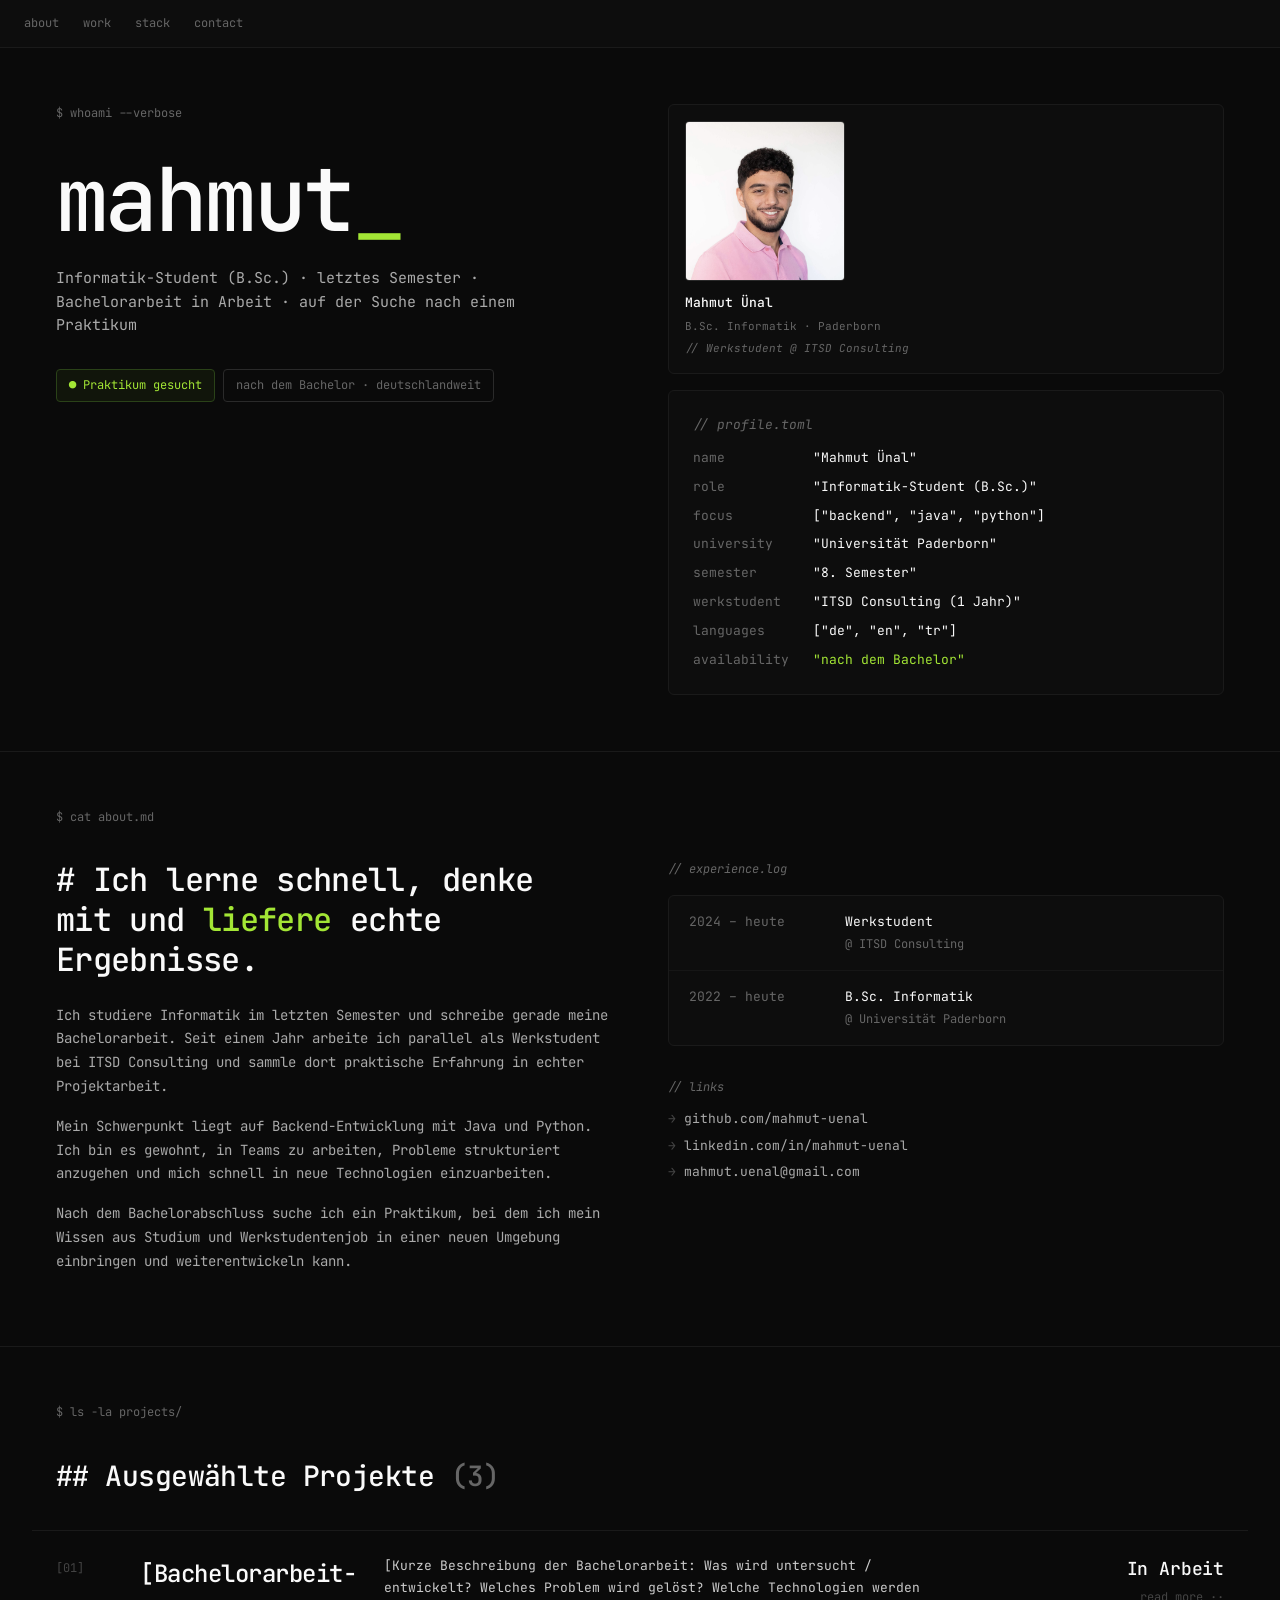
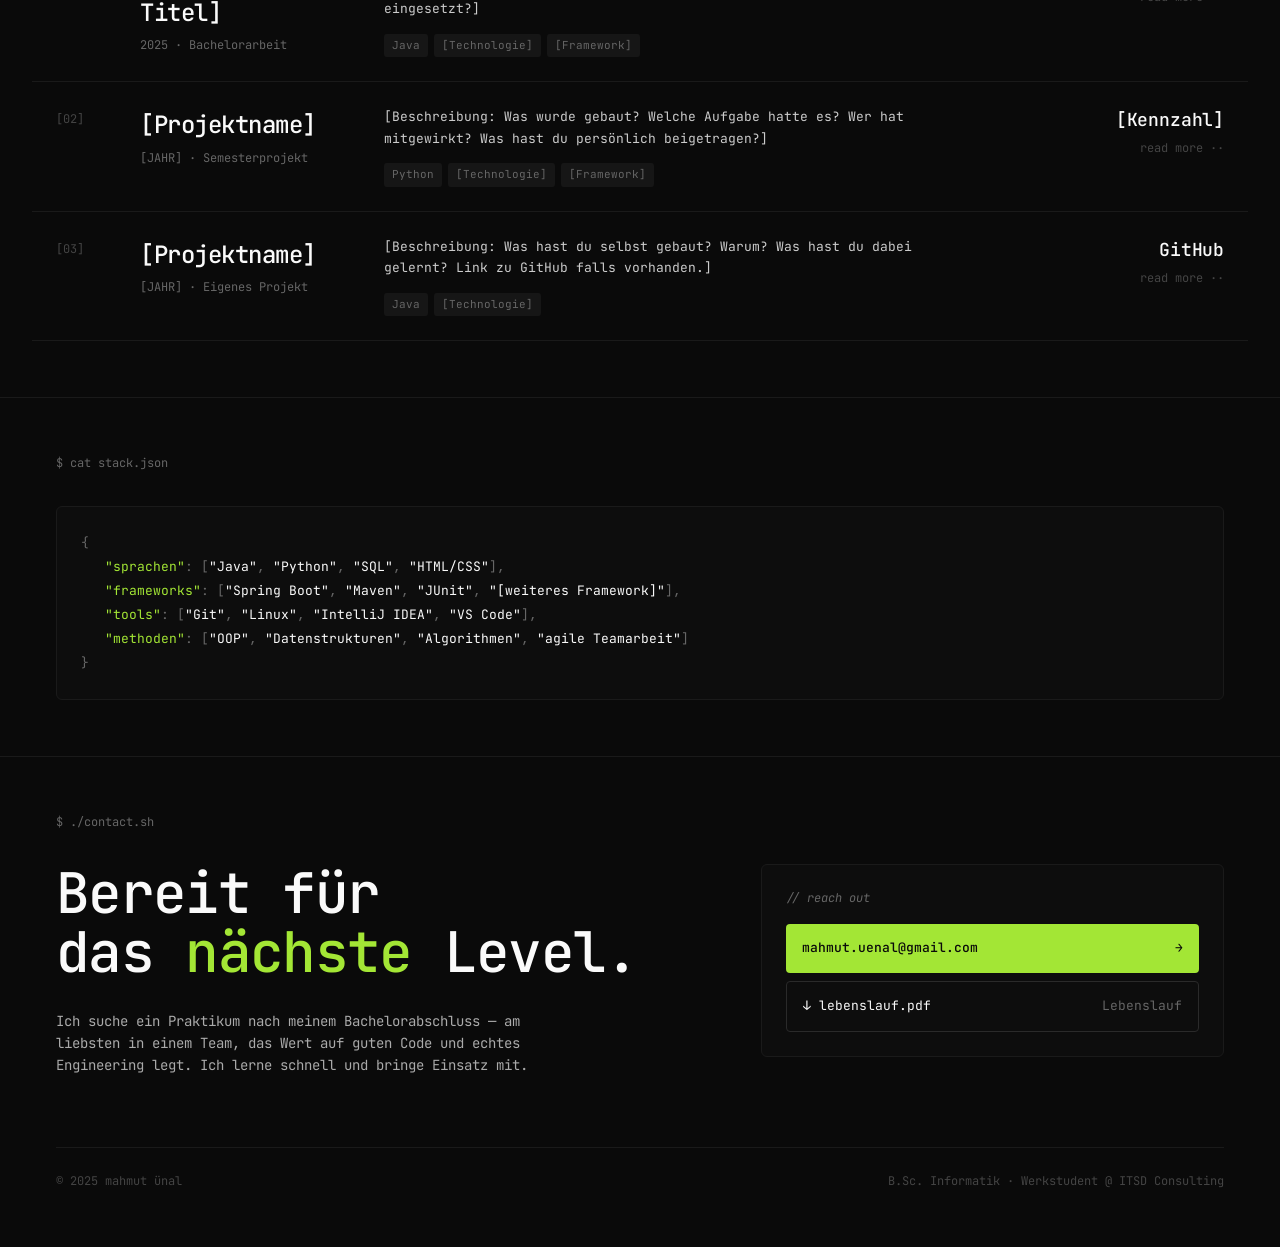
<file: index.html>
<!doda ctype html>
<html lang="de">
<head>
  <meta charset="UTF-8" />
  <meta name="viewport" content="width=device-width, initial-scale=1.0" />
  <meta name="description" content="Mahmut Ünal — Informatik-Student &amp; Werkstudent bei ITSD Consulting. Auf der Suche nach einem Praktikum." />
  <title>Mahmut Ünal — Portfolio</title>
  <link rel="preconnect" href="https://fonts.googleapis.com">
  <link rel="preconnect" href="https://fonts.gstatic.com" crossorigin>
  <link href="https://fonts.googleapis.com/css2?family=JetBrains+Mono:wght@300;400;500;600&display=swap" rel="stylesheet">
  <link rel="stylesheet" href="style.css">
</head>
<body>

  <!-- ── Terminal Chrome ────────────────────────────── -->
  <nav>
    <div class="nav-links">
      <a href="#about">about</a>
      <a href="#work">work</a>
      <a href="#stack">stack</a>
      <a href="#contact">contact</a>
    </div>
  </nav>

  <!-- ── Hero ───────────────────────────────────────── -->
  <section id="hero">
    <div class="hero-left">
      <div class="cmd">$ whoami --verbose</div>
      <h1 class="hero-name">mahmut<span class="hero-cursor">_</span></h1>
      <p class="hero-tagline">Informatik-Student (B.Sc.) · letztes Semester · Bachelorarbeit in Arbeit · auf der Suche nach einem Praktikum</p>
      <div class="hero-badges">
        <span class="badge-green">● Praktikum gesucht</span>
        <span class="badge-neutral">nach dem Bachelor · deutschlandweit</span>
      </div>
    </div>
    <div class="hero-right">
      <div class="photo-block">
        <img src="img.png" alt="Mahmut Ünal" class="profile-photo" />
        <div class="photo-info">
          <span class="photo-name">Mahmut Ünal</span>
          <span class="photo-sub">B.Sc. Informatik · Paderborn</span>
          <span class="photo-sub comment">// Werkstudent @ ITSD Consulting</span>
        </div>
      </div>
      <div class="toml-block">
      <div class="comment">// profile.toml</div>
      <div class="toml-grid">
        <span class="dim">name</span>          <span class="bright">"Mahmut Ünal"</span>
        <span class="dim">role</span>          <span class="bright">"Informatik-Student (B.Sc.)"</span>
        <span class="dim">focus</span>         <span class="bright">["backend", "java", "python"]</span>
        <span class="dim">university</span>    <span class="bright">"Universität Paderborn"</span>
        <span class="dim">semester</span>      <span class="bright">"8. Semester"</span>
        <span class="dim">werkstudent</span>   <span class="bright">"ITSD Consulting (1 Jahr)"</span>
        <span class="dim">languages</span>     <span class="bright">["de", "en", "tr"]</span>
        <span class="dim">availability</span>  <span class="green">"nach dem Bachelor"</span>
      </div>
    </div>
    </div>
  </section>

  <!-- ── About ─────────────────────────────────────── -->
  <section id="about">
    <div class="cmd">$ cat about.md</div>
    <div class="about-grid">
      <div>
        <h2 class="about-heading">
          # Ich lerne schnell, denke<br>
          mit und <span class="green">liefere</span> echte Ergebnisse.
        </h2>
        <div class="about-bio">
          <p>Ich studiere Informatik im letzten Semester und schreibe gerade meine Bachelorarbeit. Seit einem Jahr arbeite ich parallel als Werkstudent bei ITSD Consulting und sammle dort praktische Erfahrung in echter Projektarbeit.</p>
          <p>Mein Schwerpunkt liegt auf Backend-Entwicklung mit Java und Python. Ich bin es gewohnt, in Teams zu arbeiten, Probleme strukturiert anzugehen und mich schnell in neue Technologien einzuarbeiten.</p>
          <p>Nach dem Bachelorabschluss suche ich ein Praktikum, bei dem ich mein Wissen aus Studium und Werkstudentenjob in einer neuen Umgebung einbringen und weiterentwickeln kann.</p>
        </div>
      </div>
      <div>
        <div class="comment log-comment">// experience.log</div>
        <div class="log-block">
          <div class="log-row">
            <span class="log-year">2024 – heute</span>
            <div>
              <div class="log-role">Werkstudent</div>
              <div class="log-company">@ ITSD Consulting</div>
            </div>
          </div>
          <div class="log-row">
            <span class="log-year">2022 – heute</span>
            <div>
              <div class="log-role">B.Sc. Informatik</div>
              <div class="log-company">@ Universität Paderborn</div>
            </div>
          </div>
        </div>
        <div class="comment links-comment">// links</div>
        <div class="about-links">
          <a href="https://github.com/mahmut-uenal" target="_blank" rel="noopener">
            <span class="arrow">→</span> github.com/mahmut-uenal
          </a>
          <a href="https://linkedin.com/in/mahmut-uenal" target="_blank" rel="noopener">
            <span class="arrow">→</span> linkedin.com/in/mahmut-uenal
          </a>
          <a href="mailto:mahmut.uenal@gmail.com">
            <span class="arrow">→</span> mahmut.uenal@gmail.com
          </a>
        </div>
      </div>
    </div>
  </section>

  <!-- ── Work ───────────────────────────────────────── -->
  <section id="work">
    <div class="work-header">
      <div class="cmd">$ ls -la projects/</div>
      <h2 class="work-title">## Ausgewählte Projekte <span class="dim">(3)</span></h2>
    </div>
    <div class="projects-list">

      <a class="project-row" href="#">
        <div class="project-index">[01]</div>
        <div class="project-head">
          <div class="project-name">[Bachelorarbeit-Titel]</div>
          <div class="project-year-role">2025 · Bachelorarbeit</div>
        </div>
        <div class="project-body">
          <p class="project-desc">[Kurze Beschreibung der Bachelorarbeit: Was wird untersucht / entwickelt? Welches Problem wird gelöst? Welche Technologien werden eingesetzt?]</p>
          <div class="project-tags">
            <span class="tag">Java</span>
            <span class="tag">[Technologie]</span>
            <span class="tag">[Framework]</span>
          </div>
        </div>
        <div class="project-meta">
          <div class="project-metric">In Arbeit</div>
          <div class="project-read">read more <span class="read-indicator">·</span></div>
        </div>
      </a>

      <a class="project-row" href="#">
        <div class="project-index">[02]</div>
        <div class="project-head">
          <div class="project-name">[Projektname]</div>
          <div class="project-year-role">[JAHR] · Semesterprojekt</div>
        </div>
        <div class="project-body">
          <p class="project-desc">[Beschreibung: Was wurde gebaut? Welche Aufgabe hatte es? Wer hat mitgewirkt? Was hast du persönlich beigetragen?]</p>
          <div class="project-tags">
            <span class="tag">Python</span>
            <span class="tag">[Technologie]</span>
            <span class="tag">[Framework]</span>
          </div>
        </div>
        <div class="project-meta">
          <div class="project-metric">[Kennzahl]</div>
          <div class="project-read">read more <span class="read-indicator">·</span></div>
        </div>
      </a>

      <a class="project-row" href="#">
        <div class="project-index">[03]</div>
        <div class="project-head">
          <div class="project-name">[Projektname]</div>
          <div class="project-year-role">[JAHR] · Eigenes Projekt</div>
        </div>
        <div class="project-body">
          <p class="project-desc">[Beschreibung: Was hast du selbst gebaut? Warum? Was hast du dabei gelernt? Link zu GitHub falls vorhanden.]</p>
          <div class="project-tags">
            <span class="tag">Java</span>
            <span class="tag">[Technologie]</span>
          </div>
        </div>
        <div class="project-meta">
          <div class="project-metric">GitHub</div>
          <div class="project-read">read more <span class="read-indicator">·</span></div>
        </div>
      </a>

      <div class="projects-end"></div>
    </div>
  </section>

  <!-- ── Stack ──────────────────────────────────────── -->
  <section id="stack">
    <div class="cmd">$ cat stack.json</div>
    <div class="json-block">
      <div class="json-punct">{</div>
      <div class="json-line">
        <span class="json-key">"sprachen"</span><span class="json-punct">: [</span><span class="json-val">"Java"</span><span class="json-punct">, </span><span class="json-val">"Python"</span><span class="json-punct">, </span><span class="json-val">"SQL"</span><span class="json-punct">, </span><span class="json-val">"HTML/CSS"</span><span class="json-punct">],</span>
      </div>
      <div class="json-line">
        <span class="json-key">"frameworks"</span><span class="json-punct">: [</span><span class="json-val">"Spring Boot"</span><span class="json-punct">, </span><span class="json-val">"Maven"</span><span class="json-punct">, </span><span class="json-val">"JUnit"</span><span class="json-punct">, </span><span class="json-val">"[weiteres Framework]"</span><span class="json-punct">],</span>
      </div>
      <div class="json-line">
        <span class="json-key">"tools"</span><span class="json-punct">: [</span><span class="json-val">"Git"</span><span class="json-punct">, </span><span class="json-val">"Linux"</span><span class="json-punct">, </span><span class="json-val">"IntelliJ IDEA"</span><span class="json-punct">, </span><span class="json-val">"VS Code"</span><span class="json-punct">],</span>
      </div>
      <div class="json-line">
        <span class="json-key">"methoden"</span><span class="json-punct">: [</span><span class="json-val">"OOP"</span><span class="json-punct">, </span><span class="json-val">"Datenstrukturen"</span><span class="json-punct">, </span><span class="json-val">"Algorithmen"</span><span class="json-punct">, </span><span class="json-val">"agile Teamarbeit"</span><span class="json-punct">]</span>
      </div>
      <div class="json-punct">}</div>
    </div>
  </section>

  <!-- ── Contact ────────────────────────────────────── -->
  <section id="contact">
    <div class="cmd">$ ./contact.sh</div>
    <div class="contact-grid">
      <div>
        <h2 class="contact-heading">
          Bereit für<br>
          das <span class="green">nächste</span> Level.
        </h2>
        <p class="contact-sub">
          Ich suche ein Praktikum nach meinem Bachelorabschluss — am liebsten in einem Team, das Wert auf guten Code und echtes Engineering legt. Ich lerne schnell und bringe Einsatz mit.
        </p>
      </div>
      <div class="reach-block">
        <div class="comment reach-comment">// reach out</div>
        <a href="mailto:mahmut.uenal@gmail.com" class="btn-email">
          <span>mahmut.uenal@gmail.com</span>
          <span>→</span>
        </a>
        <a href="assets/lebenslauf.pdf" class="btn-cv" download>
          <span>↓ lebenslauf.pdf</span>
          <span class="cv-size">Lebenslauf</span>
        </a>
      </div>
    </div>
    <footer>
      <span>© 2025 mahmut ünal</span>
      <span>B.Sc. Informatik · Werkstudent @ ITSD Consulting</span>
    </footer>
  </section>

  <script src="main.js"></script>
</body>
</html>
</file>
<file: style.css>
/* ══════════════════════════════════════════════════════
   RESET & BASE
   ══════════════════════════════════════════════════════ */
*, *::before, *::after { box-sizing: border-box; }
html, body { margin: 0; padding: 0; }
html { scroll-behavior: smooth; }

::-webkit-scrollbar { width: 8px; height: 8px; }
::-webkit-scrollbar-track { background: transparent; }
::-webkit-scrollbar-thumb { background: #1e1e1e; border-radius: 4px; }

@keyframes blink { 50% { opacity: 0; } }

/* ══════════════════════════════════════════════════════
   DESIGN TOKENS
   ══════════════════════════════════════════════════════ */
:root {
  --bg:            #0a0a0a;
  --bg-elevated:   #0d0d0d;
  --border:        #1a1a1a;
  --border-mid:    #2a2a2a;
  --text-bright:   #fafafa;
  --text-primary:  #d4d4d4;
  --text-muted:    #aaa;
  --text-dim:      #666;
  --text-faint:    #444;
  --accent:        #a3e635;
  --accent-border: #2a4218;
  --accent-bg:     rgba(163, 230, 53, 0.05);

  --font-mono: 'JetBrains Mono', 'IBM Plex Mono', ui-monospace, monospace;
}

/* ══════════════════════════════════════════════════════
   BODY
   ══════════════════════════════════════════════════════ */
body {
  background: var(--bg);
  color: var(--text-primary);
  font-family: var(--font-mono);
  font-size: 14px;
  line-height: 1.6;
  -webkit-font-smoothing: antialiased;
  -moz-osx-font-smoothing: grayscale;
}

/* ══════════════════════════════════════════════════════
   SHARED HELPERS
   ══════════════════════════════════════════════════════ */
.cmd     { color: var(--text-dim); font-size: 12px; margin-bottom: 32px; }
.comment { color: var(--text-dim); font-style: italic; }
.bright  { color: var(--text-bright); }
.green   { color: var(--accent); }
.dim     { color: var(--text-dim); }
.faint   { color: var(--text-faint); }

/* ══════════════════════════════════════════════════════
   TERMINAL CHROME (nav)
   ══════════════════════════════════════════════════════ */
nav {
  border-bottom: 1px solid var(--border);
  padding: 14px 24px;
  display: flex;
  align-items: center;
  gap: 12px;
  background: var(--bg-elevated);
  position: sticky;
  top: 0;
  z-index: 100;
  backdrop-filter: blur(10px);
  -webkit-backdrop-filter: blur(10px);
}

.chrome-dots { display: flex; gap: 6px; }

.chrome-dot {
  width: 11px;
  height: 11px;
  border-radius: 999px;
  background: var(--border-mid);
}

.chrome-path {
  color: var(--text-dim);
  font-size: 12px;
  margin-left: 8px;
}

.nav-links {
  display: flex;
  gap: 24px;
  font-size: 12px;
}

.nav-links a {
  color: var(--text-dim);
  text-decoration: none;
  transition: color 0.25s;
}

.nav-links a:hover,
.nav-links a.active { color: var(--text-primary); }

/* ══════════════════════════════════════════════════════
   HERO
   ══════════════════════════════════════════════════════ */
#hero {
  padding: 56px;
  border-bottom: 1px solid var(--border);
  display: grid;
  grid-template-columns: 1fr 1fr;
  gap: 56px;
  align-items: start;
}

.hero-name {
  font-size: 88px;
  font-weight: 500;
  letter-spacing: -0.04em;
  margin: 0;
  color: var(--text-bright);
  line-height: 1;
}

.hero-cursor {
  color: var(--accent);
  font-weight: 400;
  animation: blink 1.1s steps(2) infinite;
}

.hero-tagline {
  margin: 24px 0 0;
  color: var(--text-muted);
  font-size: 15px;
  max-width: 460px;
  line-height: 1.55;
}

.hero-badges {
  margin-top: 32px;
  display: flex;
  gap: 8px;
  flex-wrap: wrap;
}

.badge-green {
  color: var(--accent);
  border: 1px solid var(--accent-border);
  background: var(--accent-bg);
  padding: 6px 12px;
  border-radius: 4px;
  font-size: 12px;
}

.badge-neutral {
  color: var(--text-dim);
  border: 1px solid var(--border-mid);
  padding: 6px 12px;
  border-radius: 4px;
  font-size: 12px;
}

.hero-right {
  display: flex;
  flex-direction: column;
  gap: 16px;
}

.photo-block {
  background: var(--bg-elevated);
  border: 1px solid var(--border);
  border-radius: 6px;
  padding: 16px;
  display: flex;
  flex-direction: column;
  align-items: flex-start;
  gap: 12px;
}

.profile-photo {
  width: 160px;
  height: 160px;
  object-fit: cover;
  object-position: center 35%;
  border-radius: 4px;
  display: block;
  filter: grayscale(15%);
  transition: filter 0.4s;
  border: 1px solid var(--border-mid);
}

.profile-photo:hover { filter: grayscale(0%); }

.photo-info { display: flex; flex-direction: column; gap: 4px; width: 100%; }
.photo-name { color: var(--text-bright); font-size: 13px; font-weight: 500; }
.photo-sub  { color: var(--text-dim); font-size: 11px; }

.toml-block {
  background: var(--bg-elevated);
  border: 1px solid var(--border);
  border-radius: 6px;
  padding: 24px;
  font-size: 13px;
}

.toml-grid {
  display: grid;
  grid-template-columns: auto 1fr;
  row-gap: 8px;
  column-gap: 24px;
  margin-top: 12px;
}

/* ══════════════════════════════════════════════════════
   ABOUT
   ══════════════════════════════════════════════════════ */
#about {
  padding: 56px;
  border-bottom: 1px solid var(--border);
}

.about-grid {
  display: grid;
  grid-template-columns: 1fr 1fr;
  gap: 56px;
}

.about-heading {
  font-size: 32px;
  color: var(--text-bright);
  font-weight: 500;
  letter-spacing: -0.02em;
  margin: 0 0 24px;
  line-height: 1.25;
}

.about-bio p {
  margin: 0 0 16px;
  max-width: 560px;
  color: var(--text-muted);
  font-size: 14px;
  line-height: 1.7;
}

.log-comment  { margin-bottom: 16px; font-size: 12px; }
.links-comment { margin-top: 32px; margin-bottom: 12px; font-size: 12px; }

.log-block {
  background: var(--bg-elevated);
  border: 1px solid var(--border);
  border-radius: 6px;
  overflow: hidden;
}

.log-row {
  padding: 16px 20px;
  display: grid;
  grid-template-columns: 140px 1fr;
  gap: 16px;
  align-items: baseline;
  font-size: 13px;
}

.log-row + .log-row { border-top: 1px solid #161616; }

.log-year    { color: var(--text-dim); }
.log-role    { color: var(--text-bright); }
.log-company { color: var(--text-dim); font-size: 12px; margin-top: 2px; }

.about-links {
  display: flex;
  flex-direction: column;
  gap: 6px;
  font-size: 13px;
}

.about-links a {
  color: var(--text-muted);
  text-decoration: none;
  transition: color 0.25s;
}

.about-links a:hover { color: var(--text-bright); }
.about-links .arrow  { color: var(--text-faint); }

/* ══════════════════════════════════════════════════════
   WORK / PROJECTS
   ══════════════════════════════════════════════════════ */
#work {
  padding: 56px 0;
  border-bottom: 1px solid var(--border);
}

.work-header  { padding: 0 56px 32px; }

.work-title {
  font-size: 28px;
  color: var(--text-bright);
  font-weight: 500;
  letter-spacing: -0.02em;
  margin: 0;
}

.projects-list { padding: 0 32px; }

.project-row {
  border-top: 1px solid var(--border);
  padding: 24px;
  display: grid;
  grid-template-columns: 60px 220px 1fr 140px;
  gap: 24px;
  align-items: start;
  background: transparent;
  transition: background 0.3s;
  text-decoration: none;
  color: inherit;
}

.project-row:hover { background: #0e0e0e; }

.project-index {
  color: var(--text-faint);
  font-size: 12px;
  padding-top: 4px;
}

.project-name {
  font-size: 24px;
  color: var(--text-bright);
  font-weight: 500;
  letter-spacing: -0.02em;
  transition: color 0.3s;
  margin-bottom: 4px;
}

.project-row:hover .project-name { color: var(--accent); }

.project-year-role { color: var(--text-dim); font-size: 12px; }

.project-desc {
  color: #ccc;
  font-size: 13px;
  line-height: 1.65;
  margin: 0 0 14px;
  max-width: 560px;
}

.project-tags { display: flex; gap: 6px; flex-wrap: wrap; }

.tag {
  font-size: 11px;
  color: var(--text-dim);
  background: #161616;
  padding: 3px 8px;
  border-radius: 3px;
}

.project-metric {
  font-size: 18px;
  color: var(--text-bright);
  font-weight: 500;
  margin-bottom: 4px;
  letter-spacing: -0.01em;
  text-align: right;
}

.project-read {
  color: var(--text-faint);
  font-size: 12px;
  text-align: right;
  transition: color 0.3s;
}

.project-row:hover .project-read      { color: var(--accent); }
.project-row:hover .read-indicator    { font-style: normal; }
.read-indicator::after                { content: '·'; }
.project-row:hover .read-indicator::after { content: '→'; }
.read-indicator                       { font-size: 12px; }

.projects-end { border-top: 1px solid var(--border); }

/* ══════════════════════════════════════════════════════
   STACK (JSON)
   ══════════════════════════════════════════════════════ */
#stack {
  padding: 56px;
  border-bottom: 1px solid var(--border);
}

.json-block {
  background: var(--bg-elevated);
  border: 1px solid var(--border);
  border-radius: 6px;
  padding: 24px;
  font-size: 13px;
  line-height: 1.85;
  margin-top: 0;
}

.json-key   { color: var(--accent); }
.json-punct { color: var(--text-dim); }
.json-val   { color: var(--text-bright); }
.json-line  { padding-left: 24px; }

/* ══════════════════════════════════════════════════════
   CONTACT
   ══════════════════════════════════════════════════════ */
#contact { padding: 56px; }

.contact-grid {
  display: grid;
  grid-template-columns: 1.4fr 1fr;
  gap: 56px;
  align-items: start;
  margin-bottom: 56px;
}

.contact-heading {
  font-size: 56px;
  color: var(--text-bright);
  font-weight: 500;
  letter-spacing: -0.03em;
  margin: 0;
  line-height: 1.05;
}

.contact-sub {
  margin-top: 28px;
  color: var(--text-muted);
  font-size: 14px;
  max-width: 480px;
  line-height: 1.6;
}

.reach-block {
  background: var(--bg-elevated);
  border: 1px solid var(--border);
  border-radius: 6px;
  padding: 24px;
}

.reach-comment { margin-bottom: 16px; font-size: 12px; }

.btn-email {
  display: flex;
  justify-content: space-between;
  align-items: center;
  padding: 14px 16px;
  background: var(--accent);
  color: #0a0a0a;
  border-radius: 4px;
  text-decoration: none;
  font-family: var(--font-mono);
  font-size: 13px;
  font-weight: 500;
  margin-bottom: 8px;
  transition: opacity 0.25s;
}

.btn-email:hover { opacity: 0.85; }

.btn-cv {
  display: flex;
  justify-content: space-between;
  align-items: center;
  padding: 14px 16px;
  background: transparent;
  color: var(--text-bright);
  border: 1px solid var(--border-mid);
  border-radius: 4px;
  text-decoration: none;
  font-family: var(--font-mono);
  font-size: 13px;
  transition: border-color 0.25s;
}

.btn-cv:hover { border-color: #555; }
.cv-size      { color: var(--text-dim); }

/* ══════════════════════════════════════════════════════
   FOOTER
   ══════════════════════════════════════════════════════ */
footer {
  display: flex;
  justify-content: space-between;
  padding-top: 24px;
  border-top: 1px solid var(--border);
  color: var(--text-faint);
  font-size: 12px;
}

/* ══════════════════════════════════════════════════════
   RESPONSIVE — Tablet ≤ 1024px
   ══════════════════════════════════════════════════════ */
@media (max-width: 1024px) {
  #hero, #about, #stack, #contact { padding: 48px; }
  #work         { padding: 48px 0; }
  .work-header  { padding: 0 48px 28px; }
  .projects-list { padding: 0 24px; }

  .hero-name    { font-size: 64px; }
  .project-row  { grid-template-columns: 48px 180px 1fr 120px; gap: 16px; }
  .contact-heading { font-size: 44px; }
}

/* ══════════════════════════════════════════════════════
   RESPONSIVE — Mobile ≤ 768px
   ══════════════════════════════════════════════════════ */
@media (max-width: 768px) {
  nav           { padding: 12px 16px; }
  .nav-links    { gap: 16px; }
  .chrome-path  { display: none; }

  #hero         { padding: 32px 24px; grid-template-columns: 1fr; gap: 32px; }
  .hero-name    { font-size: 52px; }


  #about        { padding: 40px 24px; }
  .about-grid   { grid-template-columns: 1fr; gap: 40px; }
  .about-heading { font-size: 24px; }

  #work         { padding: 40px 0; }
  .work-header  { padding: 0 24px 24px; }
  .work-title   { font-size: 22px; }
  .projects-list { padding: 0 8px; }
  .project-row  { grid-template-columns: 1fr; gap: 12px; padding: 20px 16px; }
  .project-metric { text-align: left; }
  .project-read { text-align: left; }

  #stack        { padding: 40px 24px; }

  #contact      { padding: 40px 24px; }
  .contact-grid { grid-template-columns: 1fr; gap: 32px; }
  .contact-heading { font-size: 36px; }

  footer        { flex-direction: column; gap: 8px; }
}
</file>
